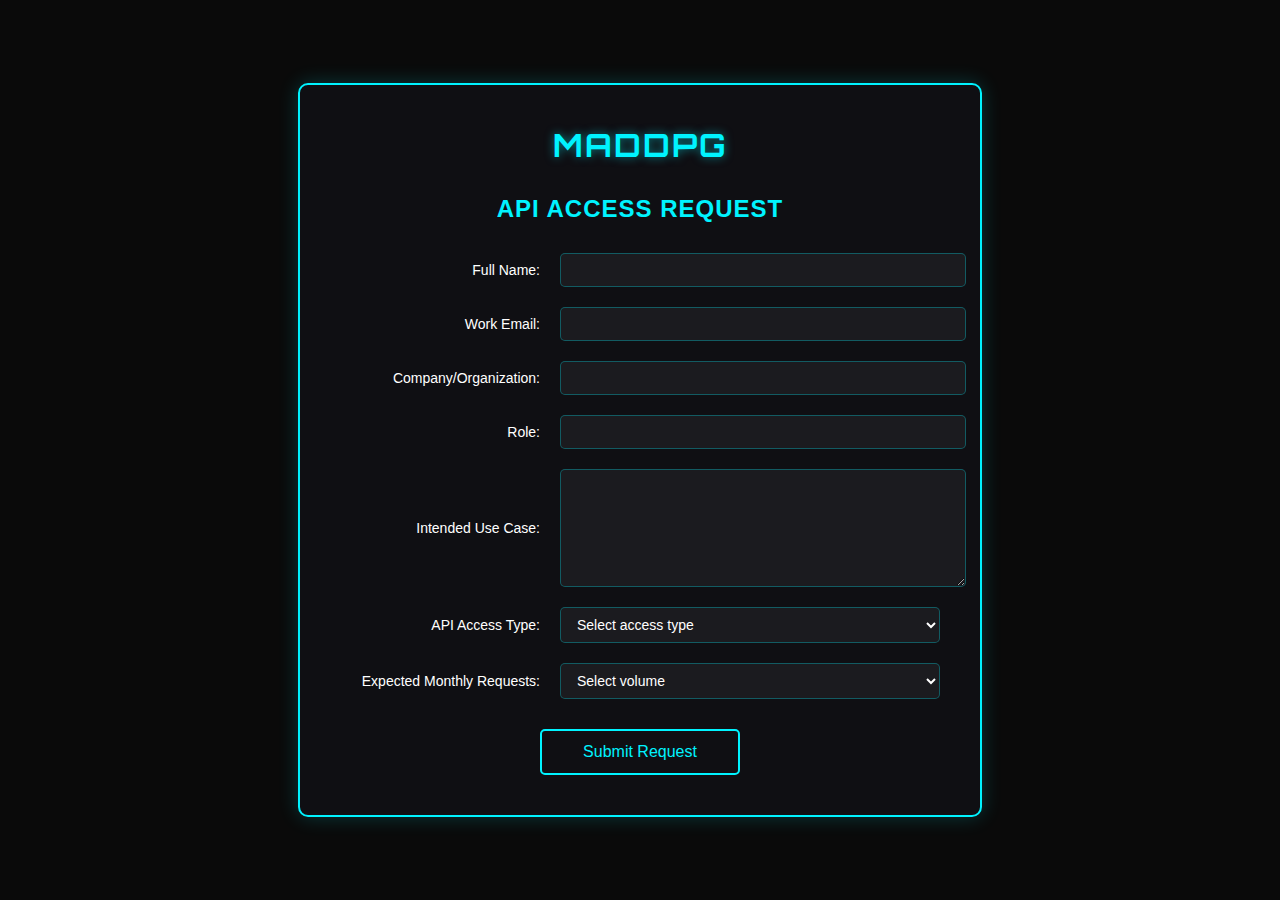
<file: api-access.html>
<!DOCTYPE html>
<html lang="en">
<head>
    <meta charset="UTF-8">
    <meta name="viewport" content="width=device-width, initial-scale=1.0">
    <title>MADDPG API Access</title>
    <link href="https://fonts.googleapis.com/css2?family=Orbitron:wght@400;500;600;700&display=swap" rel="stylesheet">
    <style>
        :root {
            --neon-blue: #00f3ff;
        }

        body {
            margin: 0;
            padding: 0;
            background: #0a0a0a;
            font-family: 'Arial', sans-serif;
            min-height: 100vh;
            display: flex;
            flex-direction: column;
        }

        .form-container {
            flex: 1;
            display: flex;
            justify-content: center;
            align-items: center;
            padding: 40px 20px;
        }

        .form-box {
            background: rgba(16, 16, 20, 0.95);
            border: 2px solid var(--neon-blue);
            border-radius: 10px;
            padding: 40px;
            width: 100%;
            max-width: 600px;
            box-shadow: 0 0 20px rgba(0, 243, 255, 0.2);
        }

        /* Logo Styles */
        .logo-container {
            text-align: center;
            margin-bottom: 30px;
        }

        .logo-link {
            text-decoration: none;
            display: inline-block;
        }

        .logo-text {
            color: var(--neon-blue);
            font-family: 'Orbitron', sans-serif;
            font-size: 32px;
            font-weight: bold;
            text-transform: uppercase;
            letter-spacing: 2px;
            text-shadow: 0 0 10px rgba(0, 243, 255, 0.5);
            transition: all 0.3s ease;
        }

        .logo-text:hover {
            text-shadow: 0 0 20px rgba(0, 243, 255, 0.8);
            transform: scale(1.05);
        }

        .form-box h1 {
            color: var(--neon-blue);
            text-align: center;
            margin-bottom: 30px;
            font-size: 24px;
            text-transform: uppercase;
            letter-spacing: 1px;
        }

        .input-group {
            margin-bottom: 20px;
            display: grid;
            grid-template-columns: 200px 1fr;
            align-items: center;
            gap: 20px;
        }

        .input-group label {
            color: #fff;
            font-size: 14px;
            text-align: right;
        }

        .input-group input,
        .input-group select,
        .input-group textarea {
            background: rgba(255, 255, 255, 0.05);
            border: 1px solid rgba(0, 243, 255, 0.3);
            border-radius: 5px;
            padding: 8px 12px;
            color: #fff;
            font-size: 14px;
            width: 100%;
            transition: all 0.3s ease;
        }

        /* Select Dropdown Styles */
        .input-group select {
            cursor: pointer;
        }

        .input-group select option {
            background: #1a1a1a;
            color: #fff;
            padding: 8px;
        }

        .input-group select option[value=""] {
            color: #666;
        }

        .input-group select option:hover,
        .input-group select option:focus {
            background: #2a2a2a;
        }

        .input-group select option:checked {
            background: var(--neon-blue);
            color: #000;
        }

        .input-group input:focus,
        .input-group select:focus,
        .input-group textarea:focus {
            outline: none;
            border-color: var(--neon-blue);
            box-shadow: 0 0 10px rgba(0, 243, 255, 0.2);
        }

        .input-group textarea {
            resize: vertical;
            min-height: 100px;
        }

        button[type="submit"] {
            background: transparent;
            border: 2px solid var(--neon-blue);
            color: var(--neon-blue);
            padding: 12px 30px;
            font-size: 16px;
            border-radius: 5px;
            cursor: pointer;
            transition: all 0.3s ease;
            display: block;
            margin: 30px auto 0;
            width: 200px;
        }

        button[type="submit"]:hover {
            background: var(--neon-blue);
            color: #000;
            box-shadow: 0 0 15px rgba(0, 243, 255, 0.4);
        }

        @media (max-width: 768px) {
            .input-group {
                grid-template-columns: 1fr;
                gap: 8px;
            }

            .input-group label {
                text-align: left;
            }

            .form-box {
                padding: 30px 20px;
            }
        }
    </style>
</head>
<body>
    <div class="form-container">
        <div class="form-box">
            <div class="logo-container">
                <a href="index.html" class="logo-link">
                    <div class="logo-text">MADDPG</div>
                </a>
            </div>
            
            <h1>API Access Request</h1>
            
            <form id="apiAccessForm">
                <div class="input-group">
                    <label for="name">Full Name:</label>
                    <input type="text" id="name" name="name" required>
                </div>

                <div class="input-group">
                    <label for="email">Work Email:</label>
                    <input type="email" id="email" name="email" required>
                </div>

                <div class="input-group">
                    <label for="company">Company/Organization:</label>
                    <input type="text" id="company" name="company" required>
                </div>

                <div class="input-group">
                    <label for="role">Role:</label>
                    <input type="text" id="role" name="role" required>
                </div>

                <div class="input-group">
                    <label for="useCase">Intended Use Case:</label>
                    <textarea id="useCase" name="useCase" rows="4" required></textarea>
                </div>

                <div class="input-group">
                    <label for="apiType">API Access Type:</label>
                    <select id="apiType" name="apiType" required>
                        <option value="">Select access type</option>
                        <option value="development">Development</option>
                        <option value="production">Production</option>
                        <option value="enterprise">Enterprise</option>
                    </select>
                </div>

                <div class="input-group">
                    <label for="expectedVolume">Expected Monthly Requests:</label>
                    <select id="expectedVolume" name="expectedVolume" required>
                        <option value="">Select volume</option>
                        <option value="low">< 10,000 requests</option>
                        <option value="medium">10,000 - 100,000 requests</option>
                        <option value="high">100,000+ requests</option>
                    </select>
                </div>

                <button type="submit">Submit Request</button>
            </form>
        </div>
    </div>
</body>
</html>
</file>
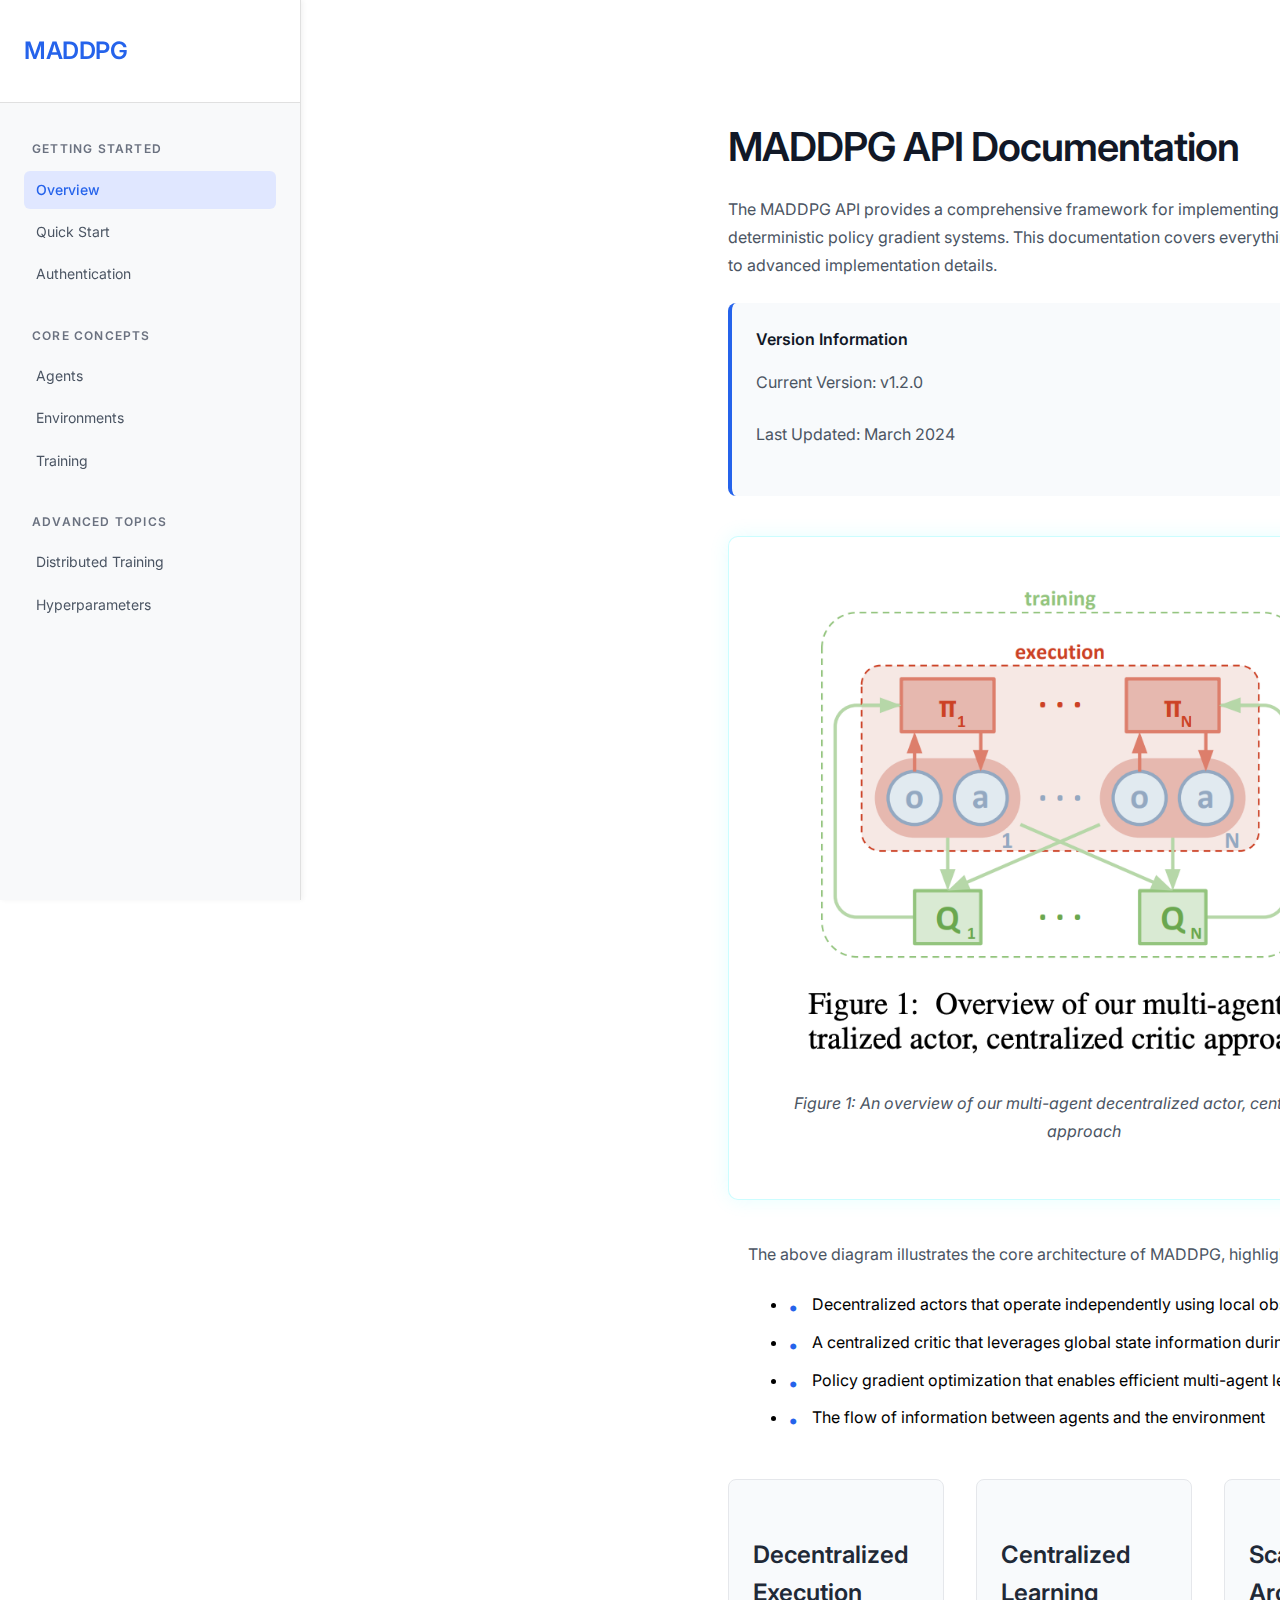
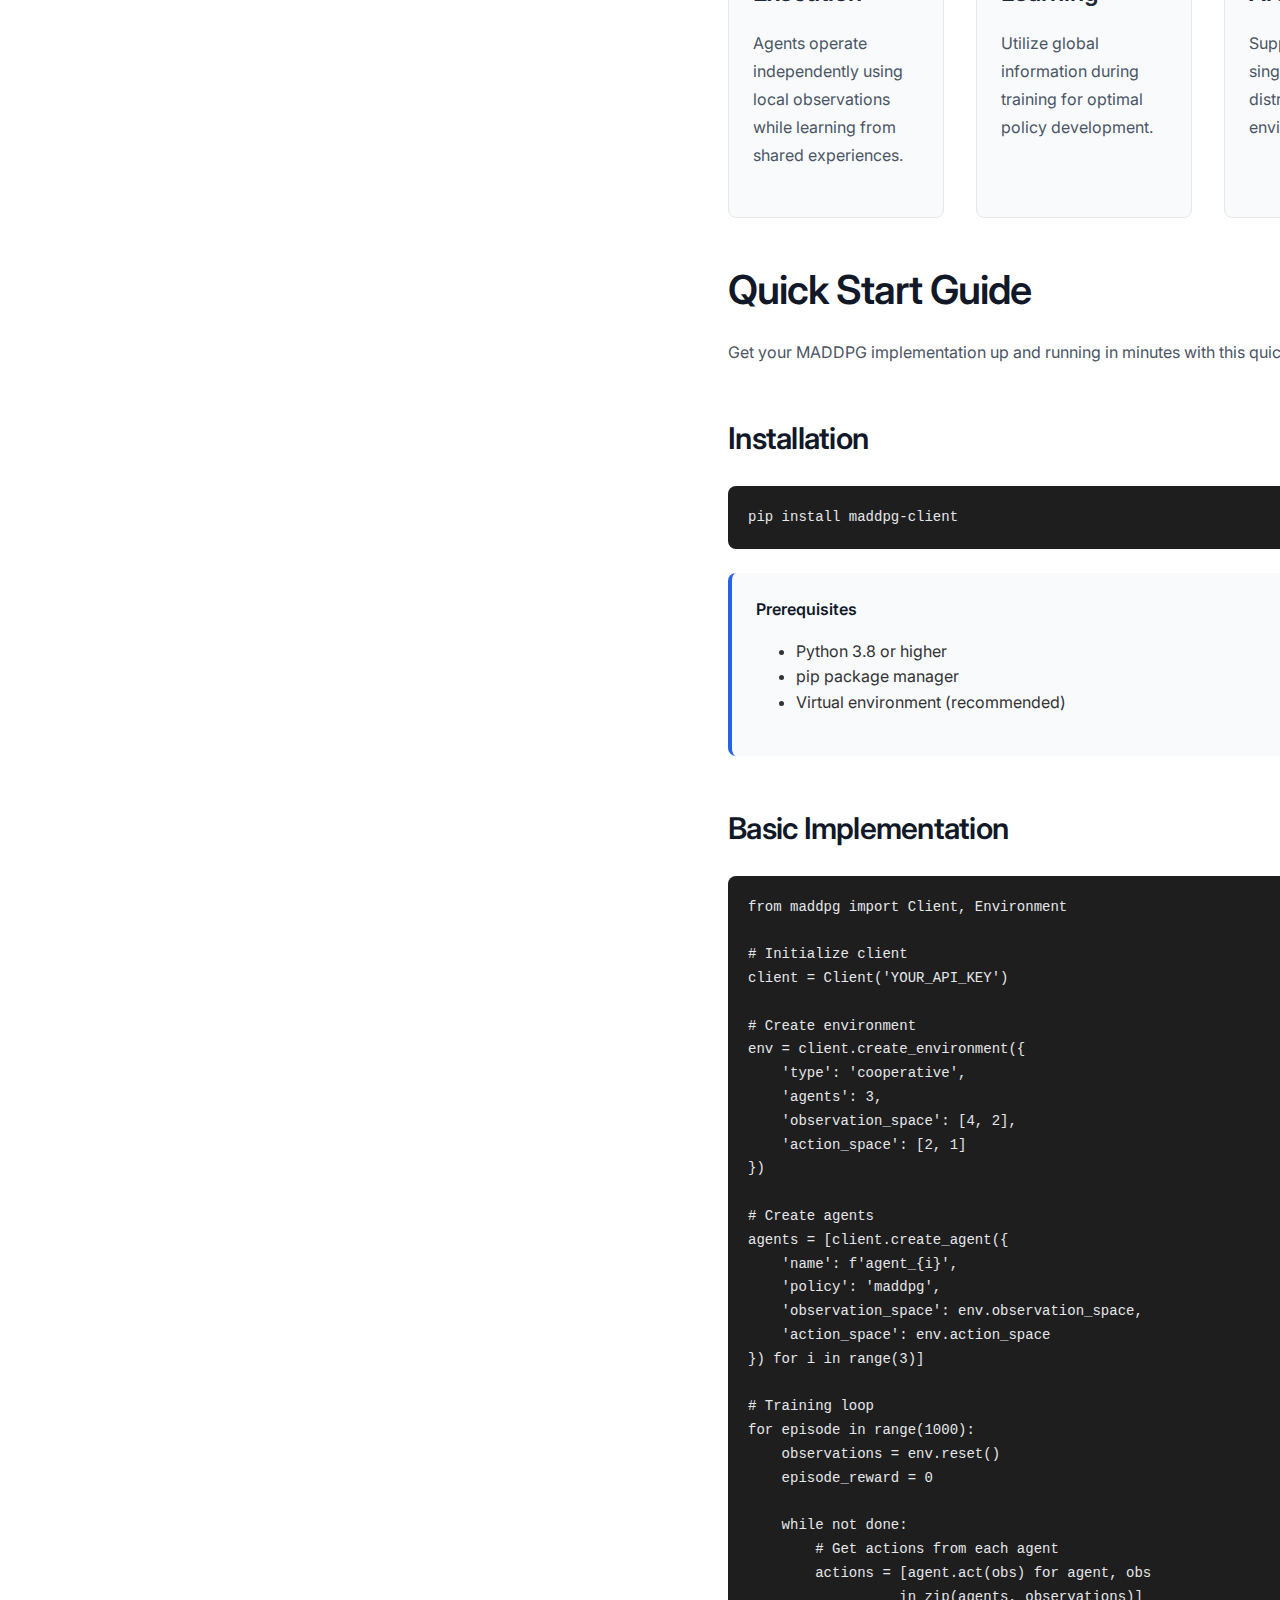
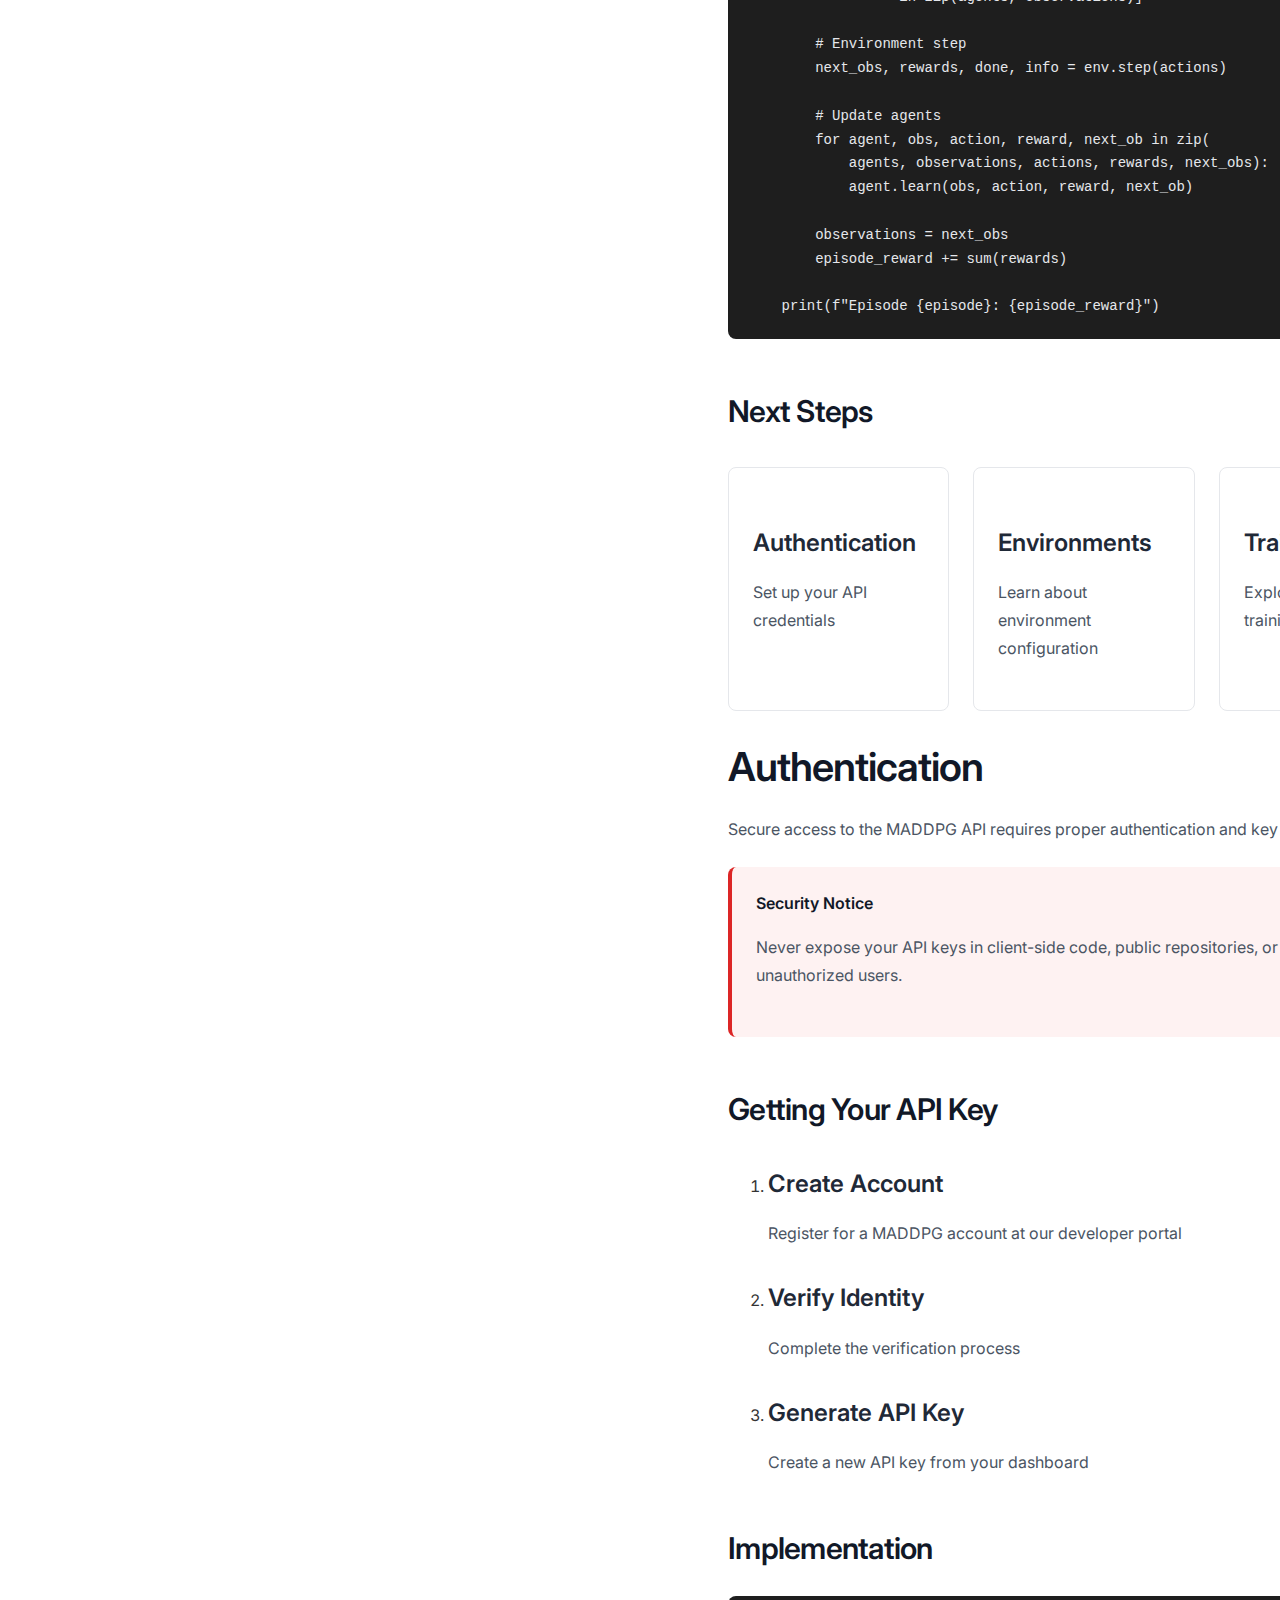
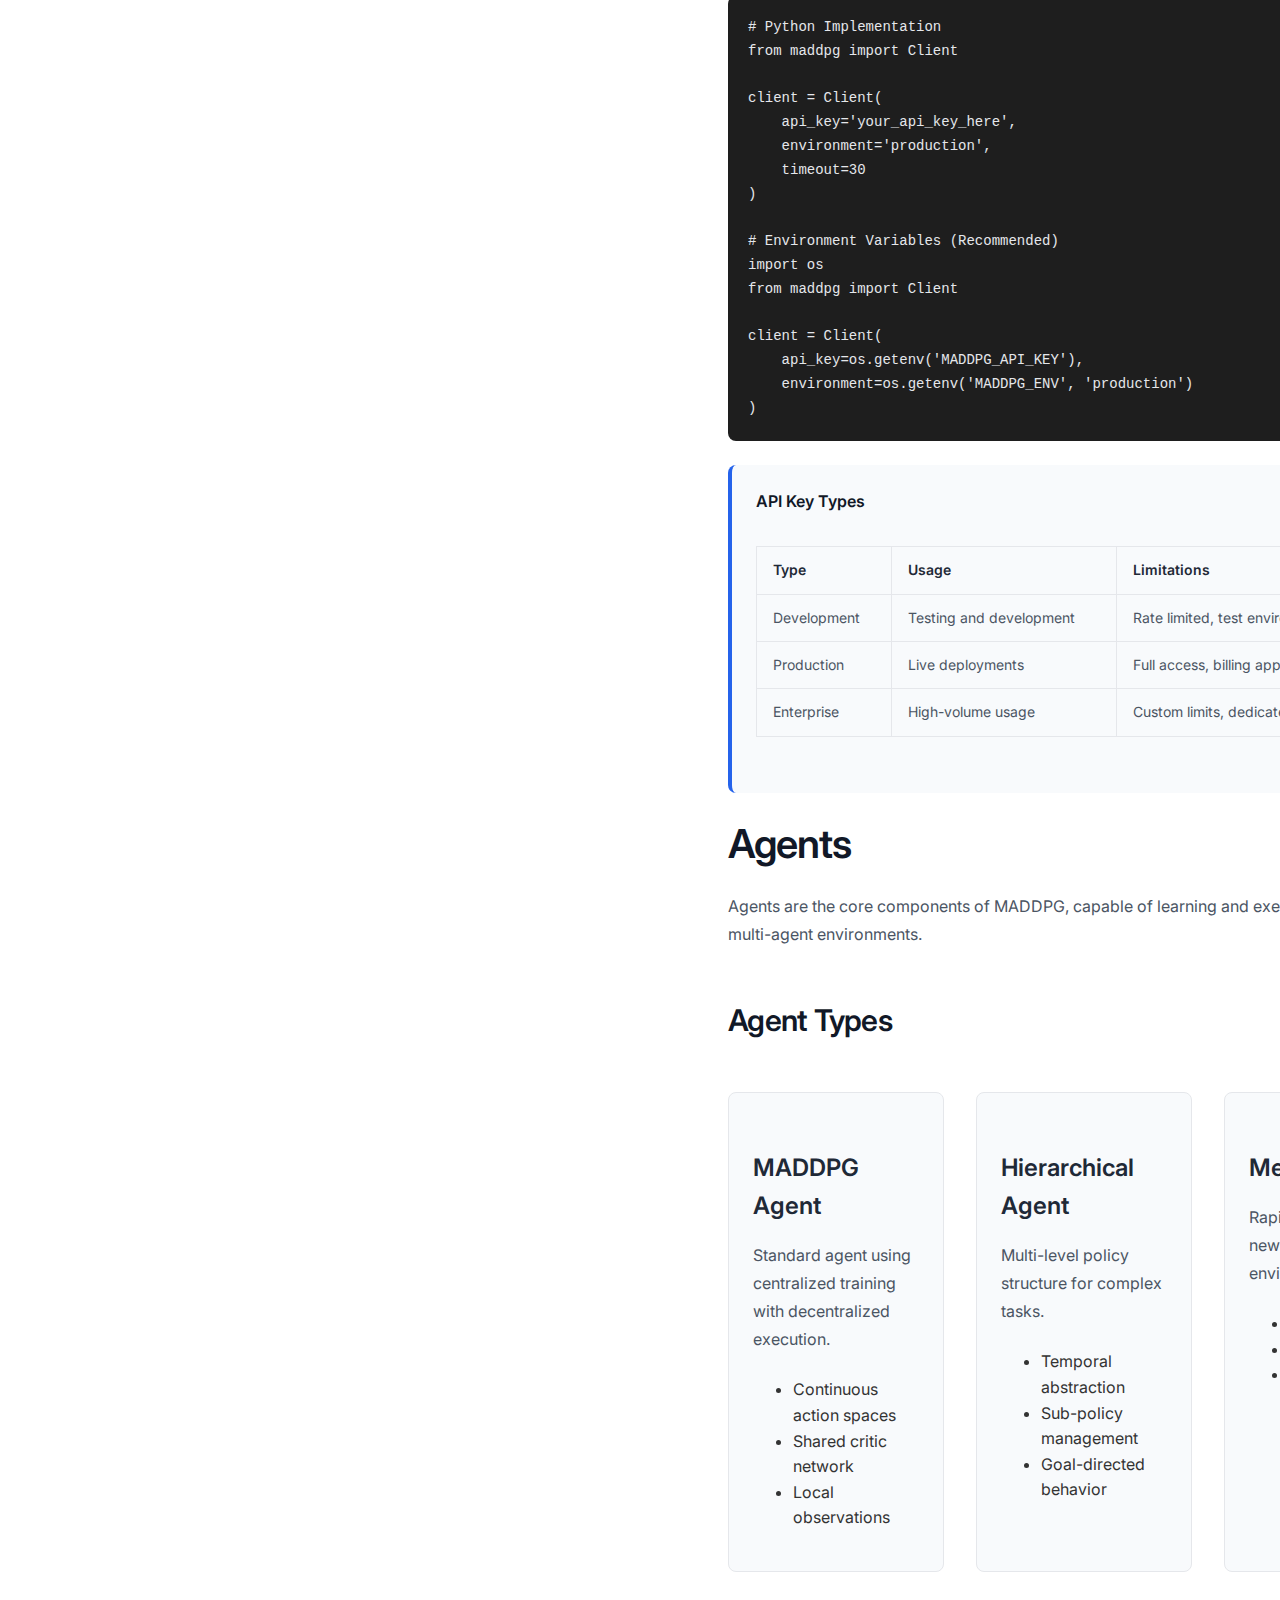
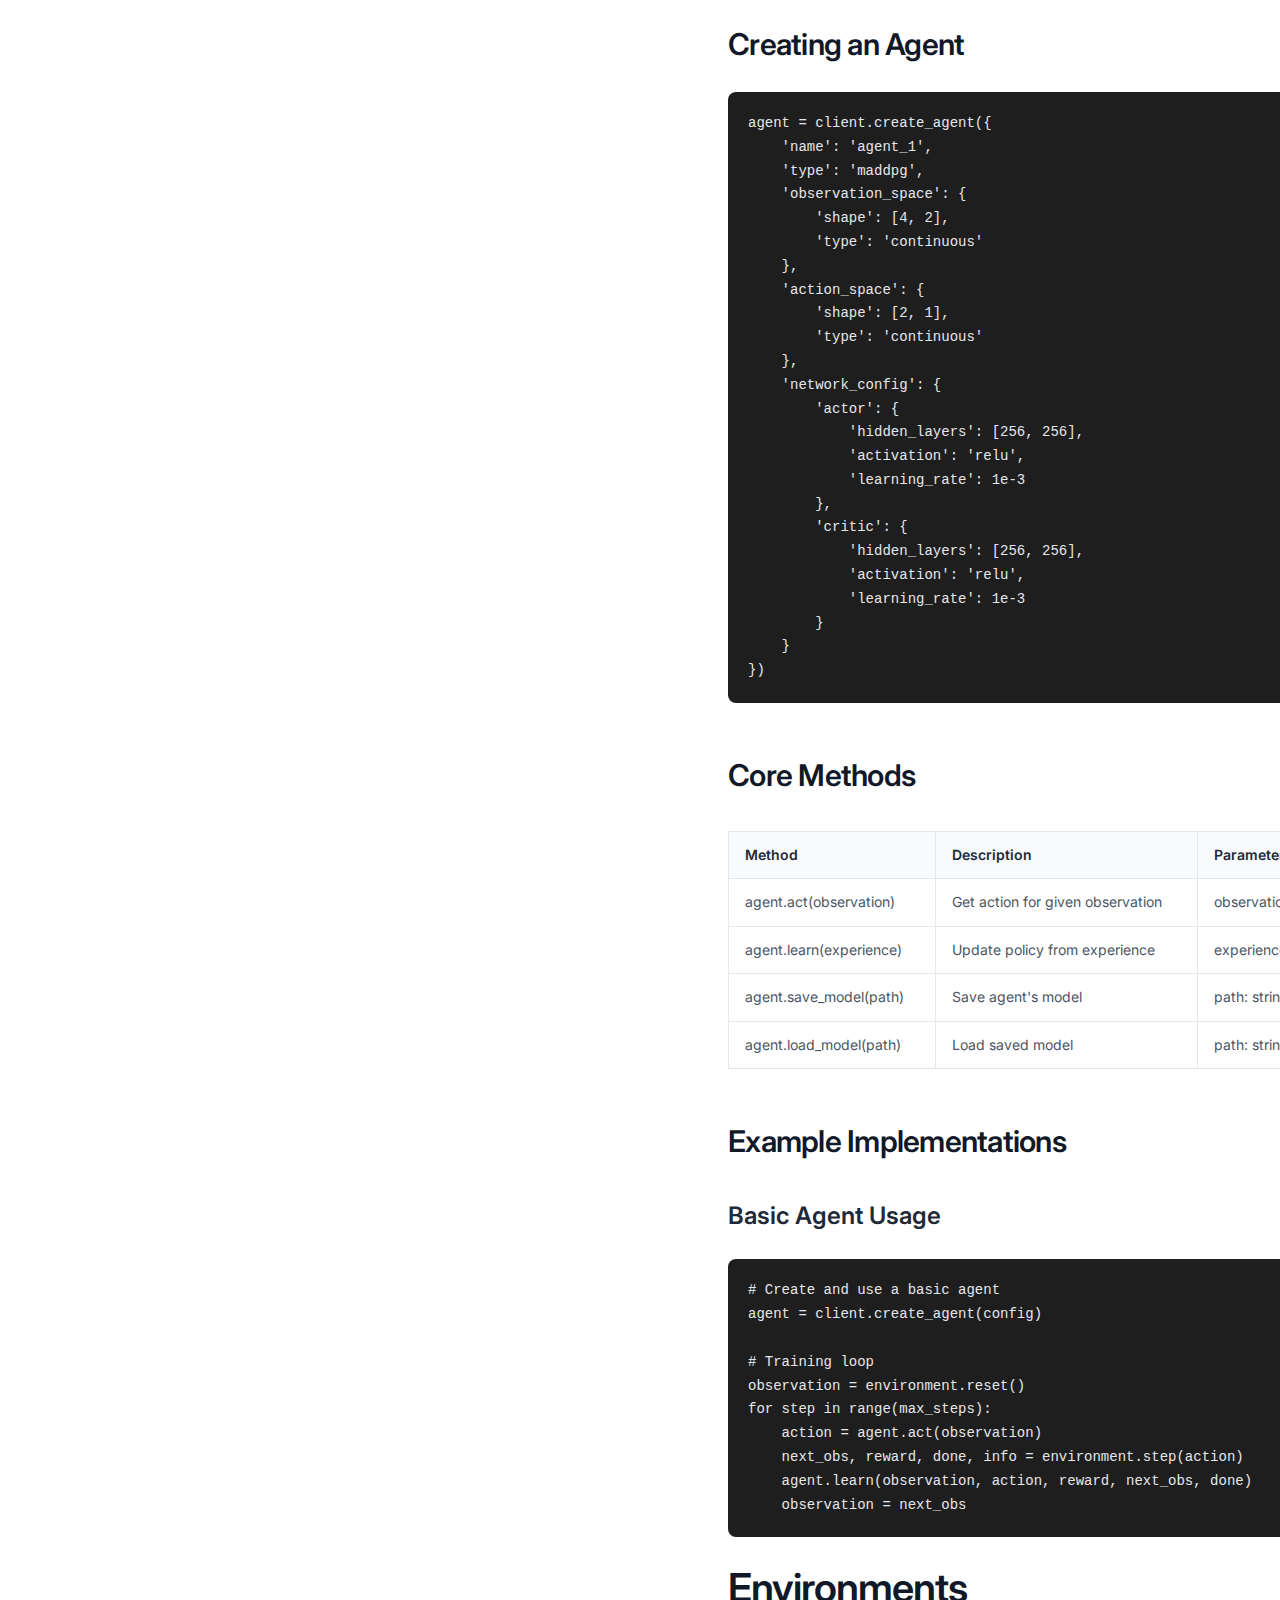
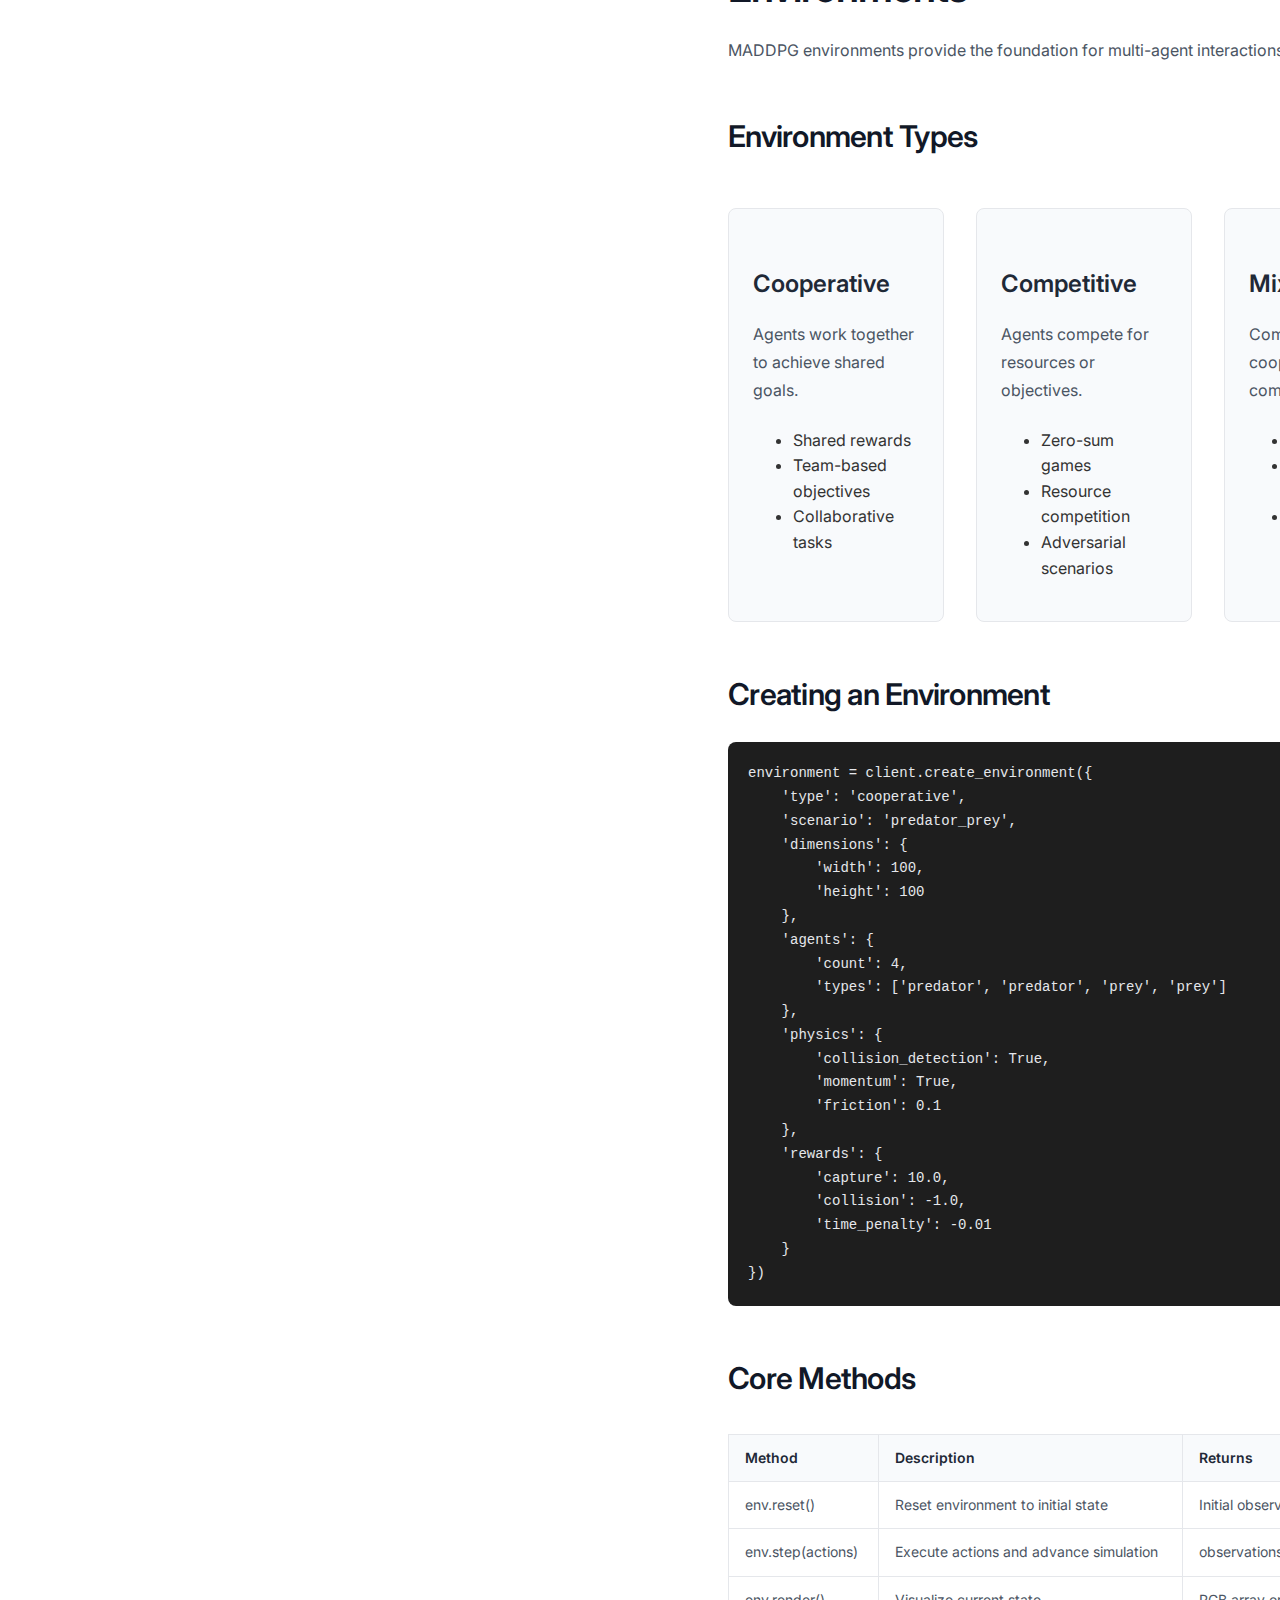
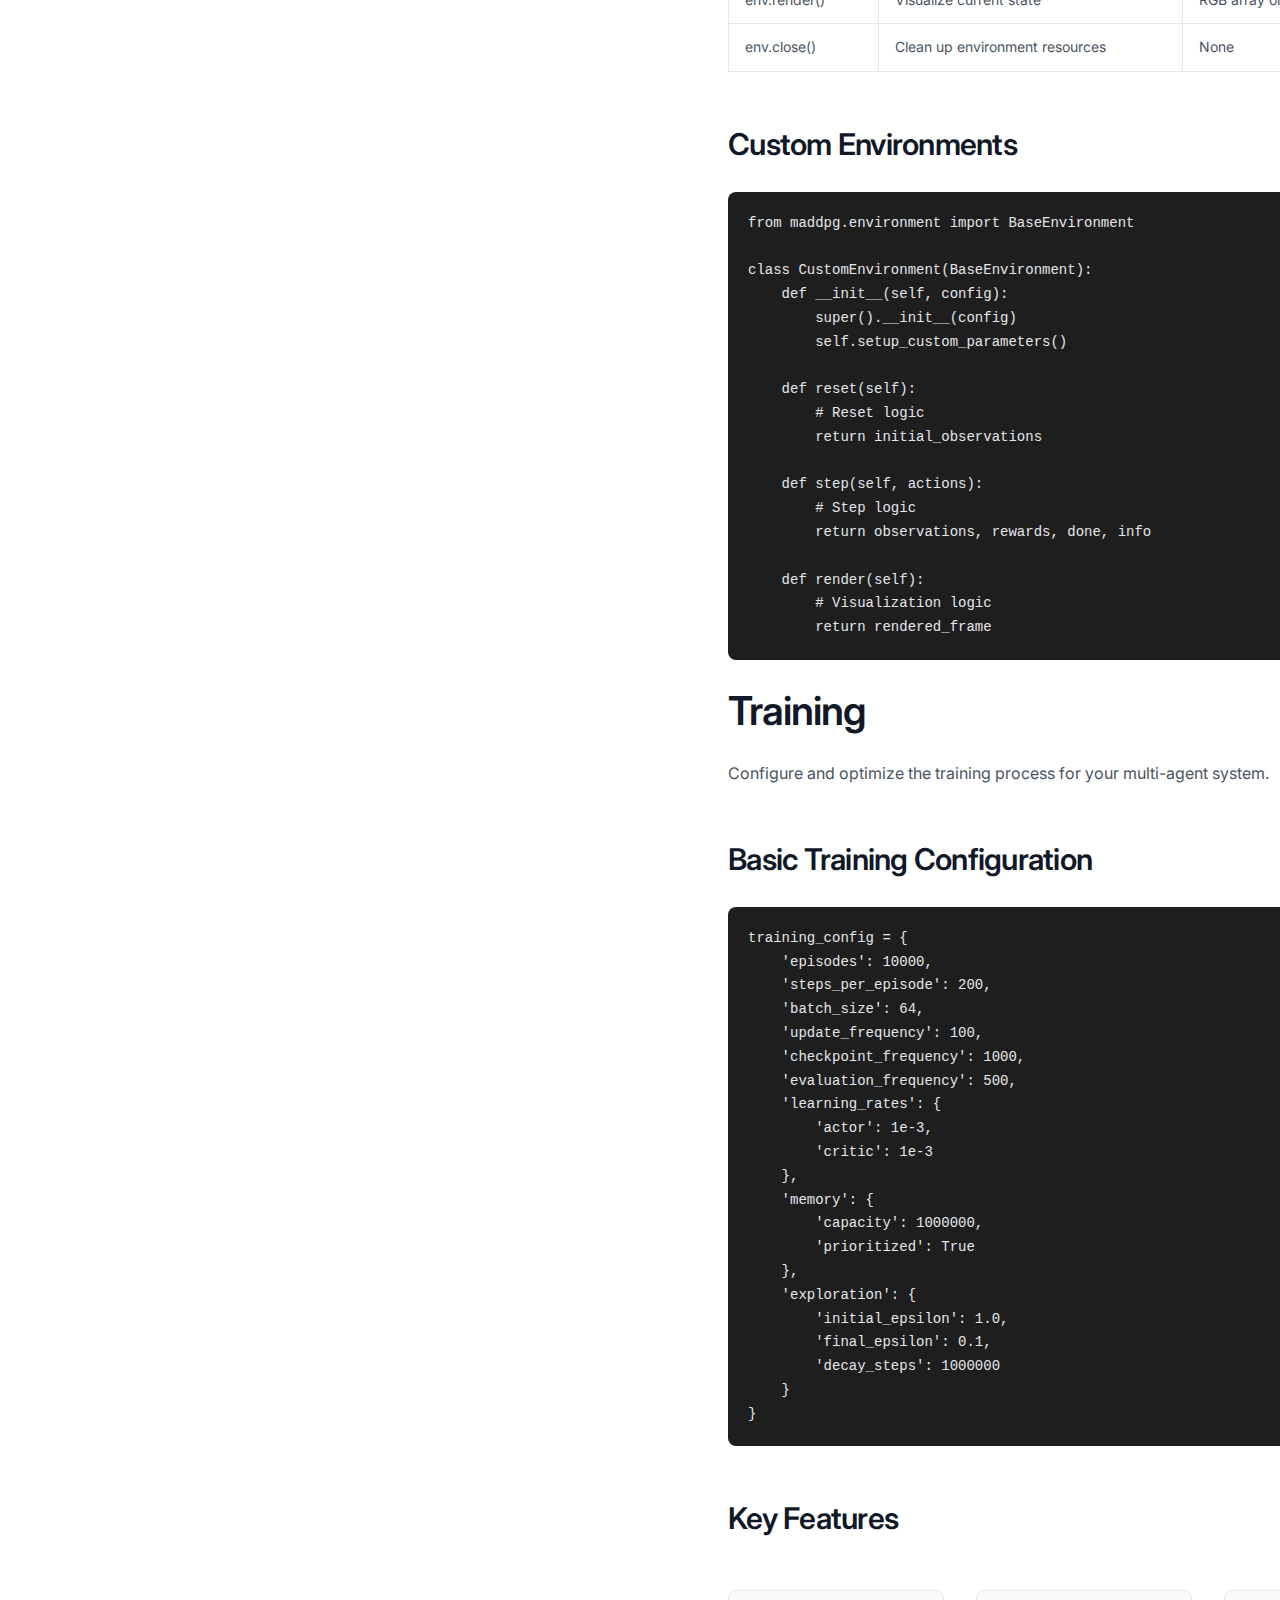
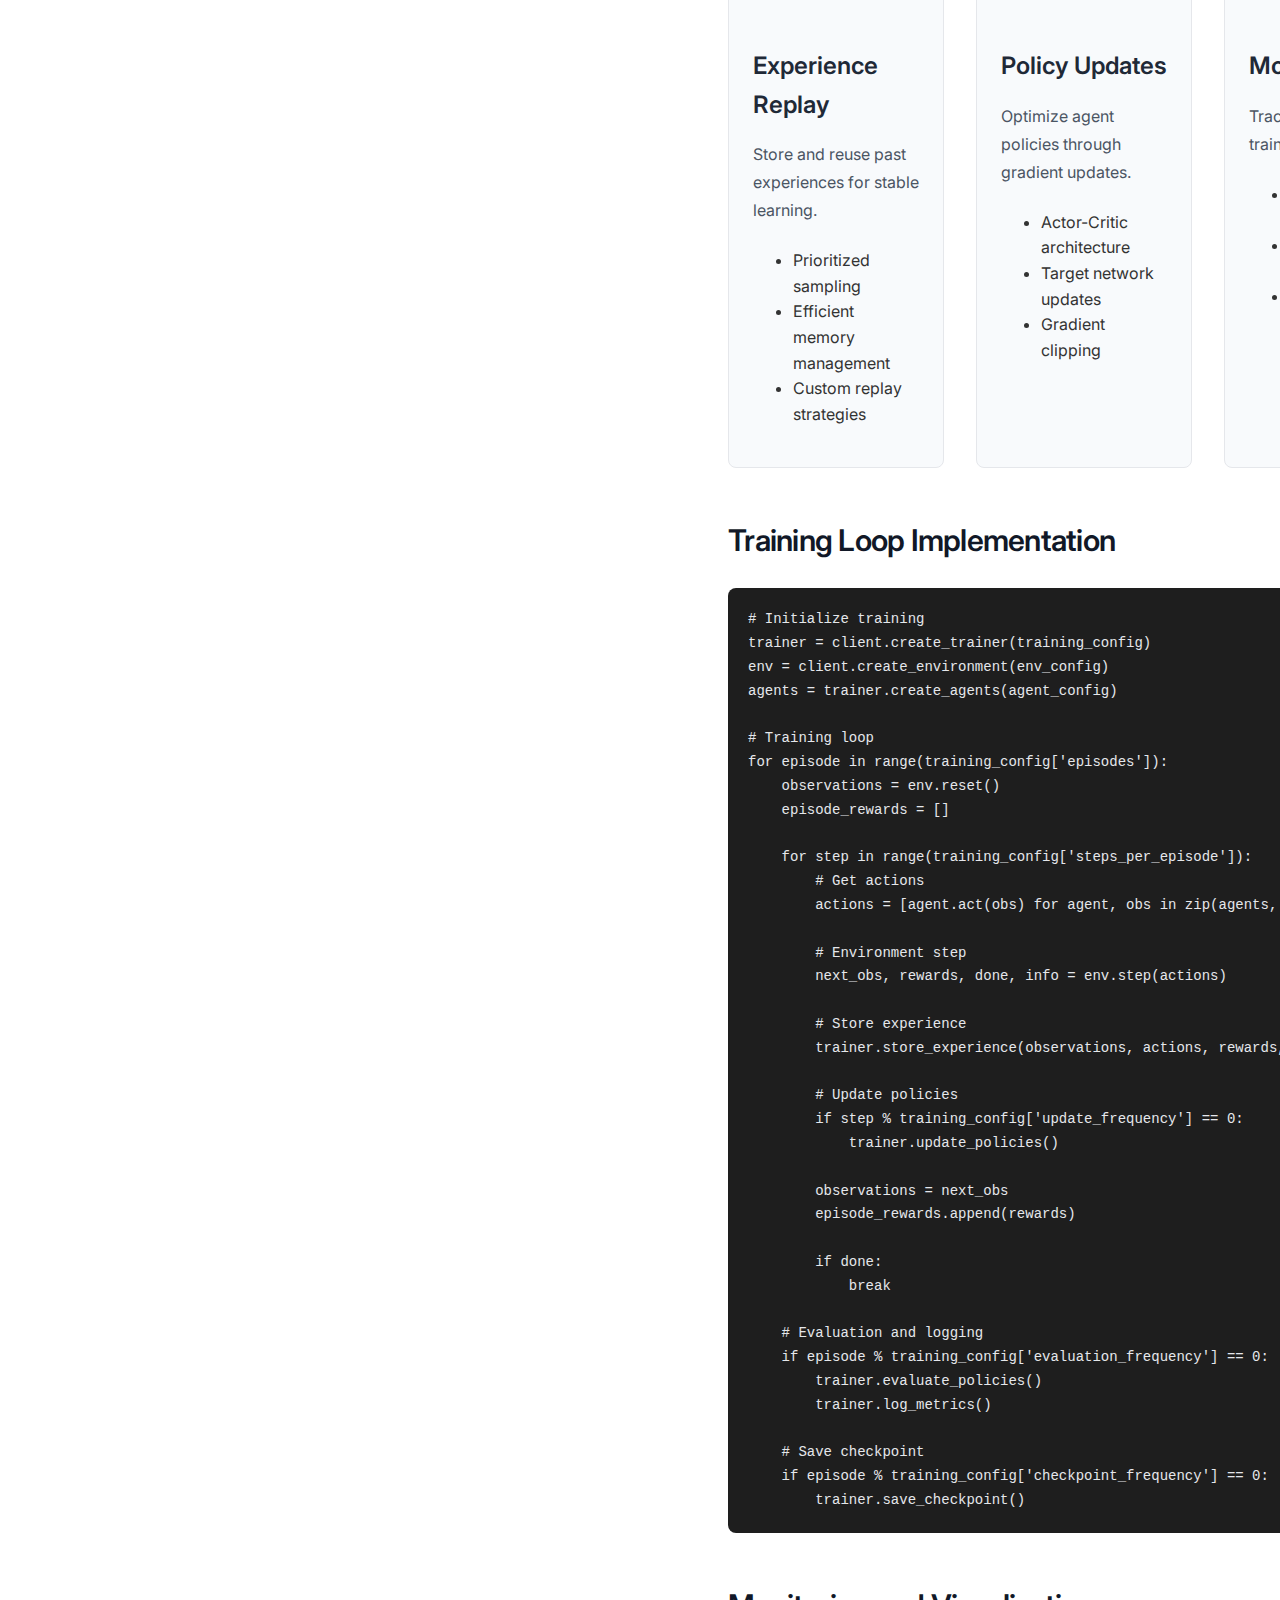
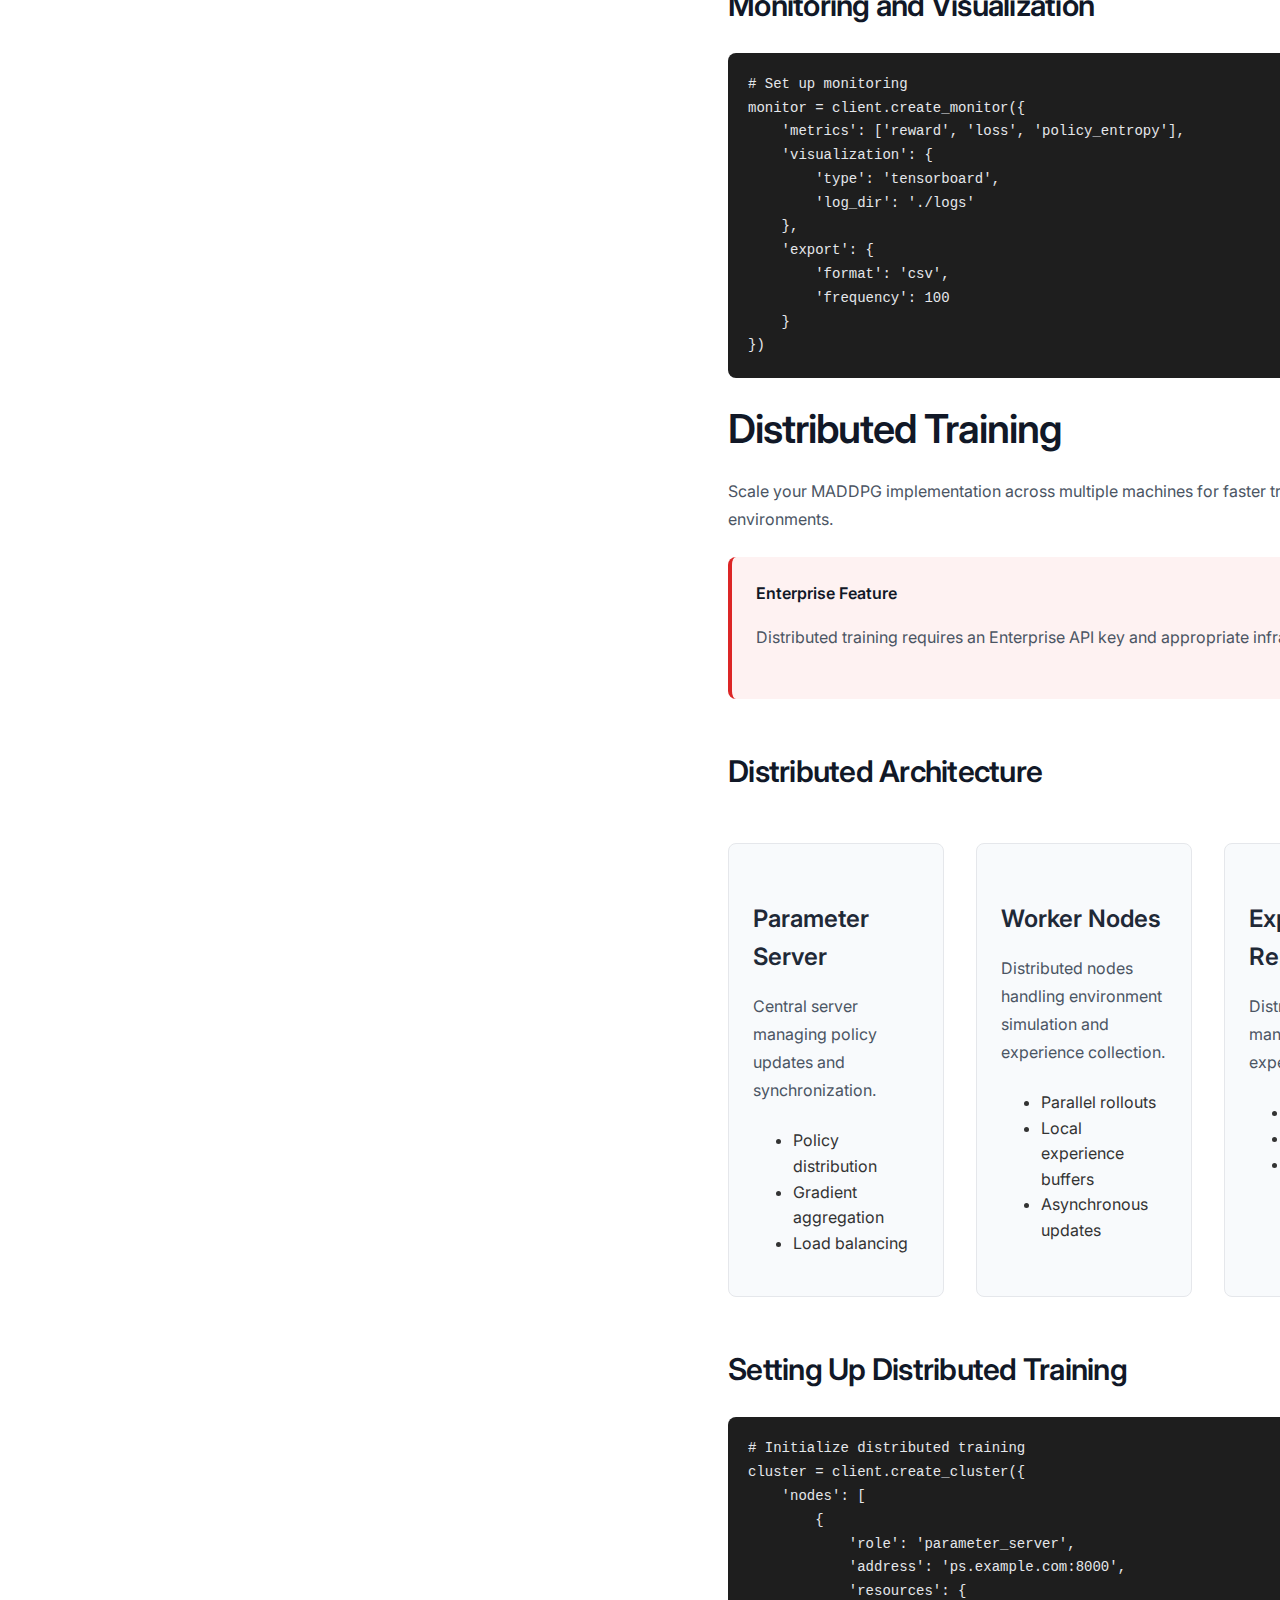
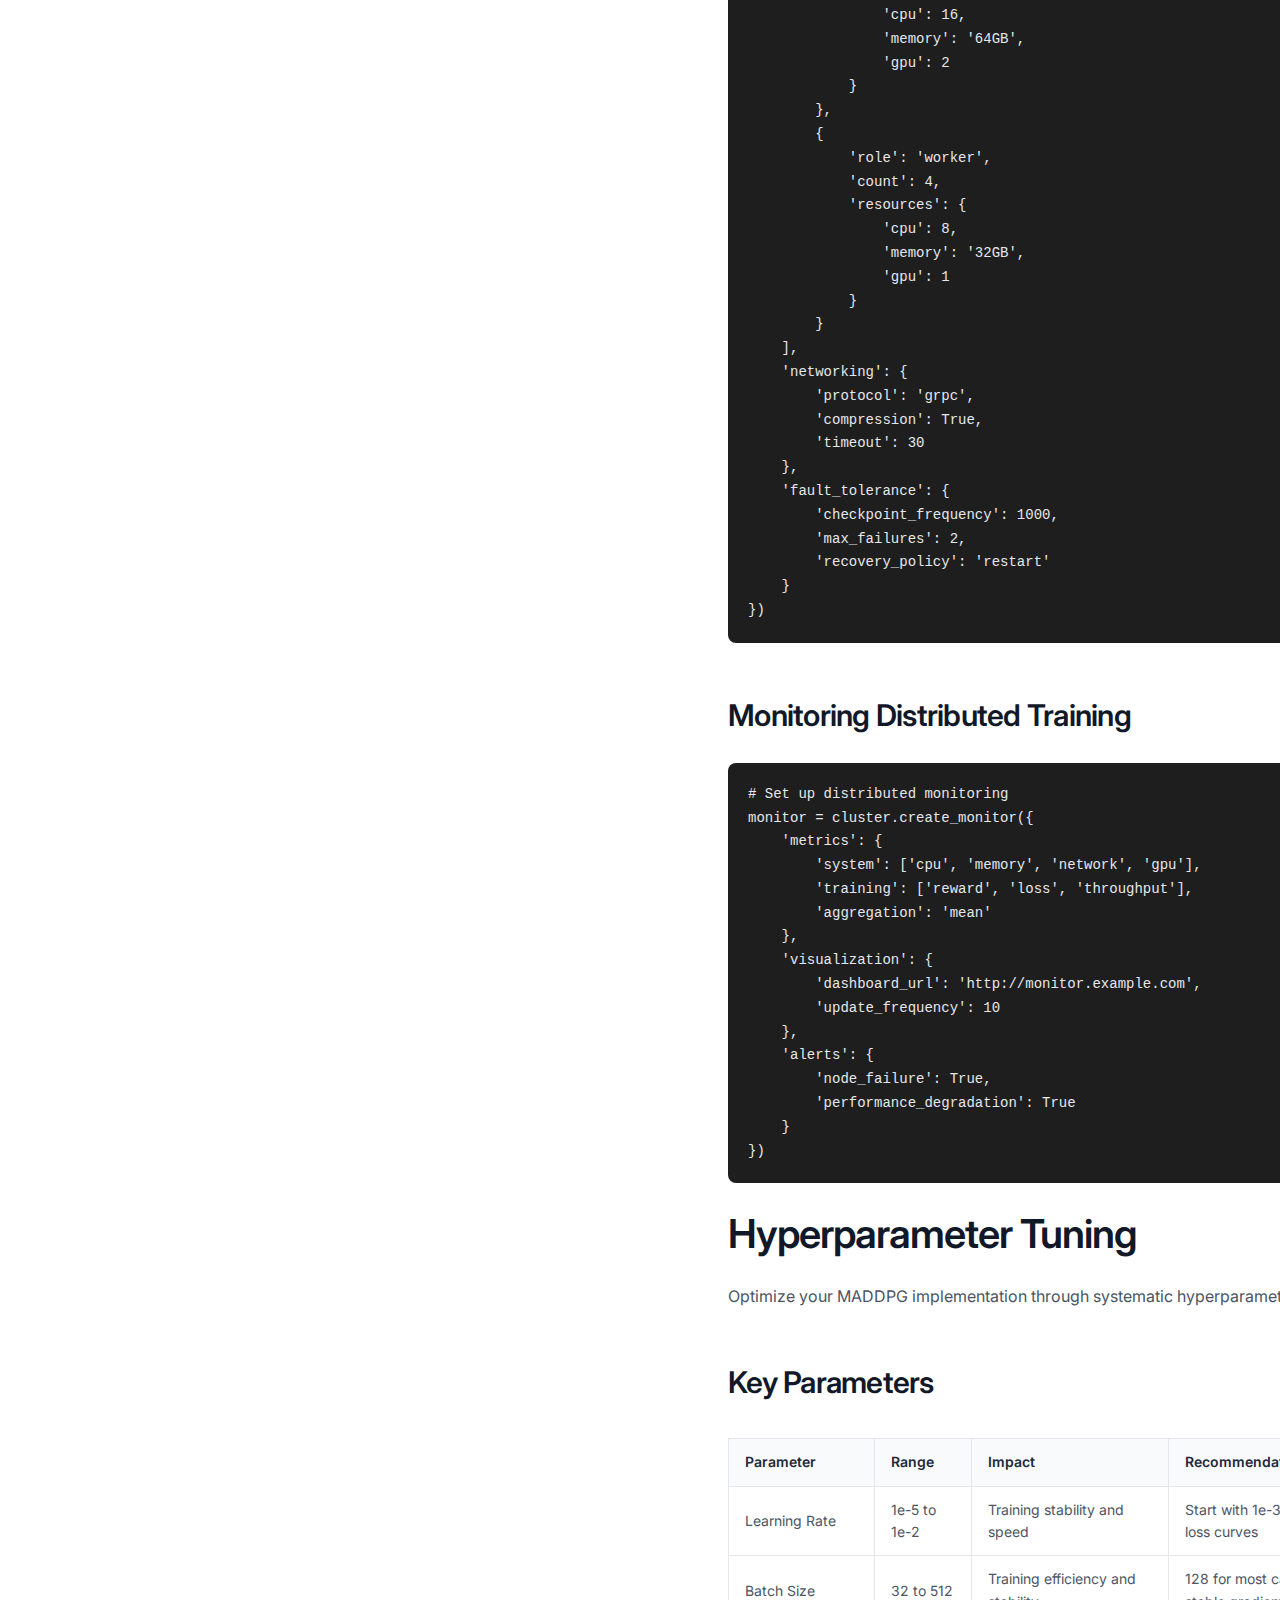
<file: whitepaper.html>
<!DOCTYPE html>
<html lang="en">
<head>
    <meta charset="UTF-8">
    <meta name="viewport" content="width=device-width, initial-scale=1.0">
    <title>MADDPG Whitepaper</title>
    <link rel="stylesheet" href="css/whitepaper-styles.css">
    <link href="https://fonts.googleapis.com/css2?family=Inter:wght@400;500;600&display=swap" rel="stylesheet">
</head>
<body class="api-body">
    <div class="api-container">
        <aside class="api-sidebar">
            <div class="sidebar-header">
                <a href="index.html" class="logo">MADDPG</a>
            </div>
            <nav class="api-nav">
                <div class="nav-group">
                    <h3>Getting Started</h3>
                    <a href="#overview" class="nav-link active">Overview</a>
                    <a href="#quickstart" class="nav-link">Quick Start</a>
                    <a href="#authentication" class="nav-link">Authentication</a>
                </div>
                <div class="nav-group">
                    <h3>Core Concepts</h3>
                    <a href="#agents" class="nav-link">Agents</a>
                    <a href="#environments" class="nav-link">Environments</a>
                    <a href="#training" class="nav-link">Training</a>
                </div>
                <div class="nav-group">
                    <h3>Advanced Topics</h3>
                    <a href="#distributed-training" class="nav-link">Distributed Training</a>
                    <a href="#hyperparameters" class="nav-link">Hyperparameters</a>
                </div>
            </nav>
        </aside>

        <main class="api-content">
            <!-- All sections from previous messages go here -->
            <!DOCTYPE html>
<html lang="en">
<!-- Head section remains the same -->

<body class="api-body">
    <div class="api-container">
        <!-- Sidebar remains the same -->

        <main class="api-content">
            <!-- Overview Section -->
            <section id="overview" class="section-container">
                <h1>MADDPG API Documentation</h1>
                <p class="intro">The MADDPG API provides a comprehensive framework for implementing multi-agent deep deterministic policy gradient systems. This documentation covers everything from basic setup to advanced implementation details.</p>
                
                <div class="info-box">
                    <h4>Version Information</h4>
                    <p>Current Version: v1.2.0</p>
                    <p>Last Updated: March 2024</p>
                </div>

                <div class="diagram-container">
                    <img src="images/MADDPG.png" alt="MADDPG Architecture Diagram" class="architecture-diagram">
                    <div class="diagram-caption">
                        <p>Figure 1: An overview of our multi-agent decentralized actor, centralized critic approach</p>
                    </div>
                </div>
                
                <div class="diagram-description">
                    <p>The above diagram illustrates the core architecture of MADDPG, highlighting:</p>
                    <ul>
                        <li>Decentralized actors that operate independently using local observations</li>
                        <li>A centralized critic that leverages global state information during training</li>
                        <li>Policy gradient optimization that enables efficient multi-agent learning</li>
                        <li>The flow of information between agents and the environment</li>
                    </ul>
                </div>

                <div class="feature-grid">
                    <div class="feature-card">
                        <h3>Decentralized Execution</h3>
                        <p>Agents operate independently using local observations while learning from shared experiences.</p>
                    </div>
                    <div class="feature-card">
                        <h3>Centralized Learning</h3>
                        <p>Utilize global information during training for optimal policy development.</p>
                    </div>
                    <div class="feature-card">
                        <h3>Scalable Architecture</h3>
                        <p>Support for both single-machine and distributed training environments.</p>
                    </div>
                </div>

                <!-- System Requirements and Compatibility sections as shown in previous message -->
            </section>

            <!-- Quick Start Section -->
            <section id="quickstart" class="section-container">
                <h1>Quick Start Guide</h1>
                <p class="intro">Get your MADDPG implementation up and running in minutes with this quick start guide.</p>

                <div class="installation-steps">
                    <h2>Installation</h2>
                    <div class="code-block">
                        <pre><code>pip install maddpg-client</code></pre>
                    </div>
                    
                    <div class="info-box">
                        <h4>Prerequisites</h4>
                        <ul>
                            <li>Python 3.8 or higher</li>
                            <li>pip package manager</li>
                            <li>Virtual environment (recommended)</li>
                        </ul>
                    </div>
                </div>

                <div class="basic-usage">
                    <h2>Basic Implementation</h2>
                    <div class="code-block">
                        <pre><code>from maddpg import Client, Environment

# Initialize client
client = Client('YOUR_API_KEY')

# Create environment
env = client.create_environment({
    'type': 'cooperative',
    'agents': 3,
    'observation_space': [4, 2],
    'action_space': [2, 1]
})

# Create agents
agents = [client.create_agent({
    'name': f'agent_{i}',
    'policy': 'maddpg',
    'observation_space': env.observation_space,
    'action_space': env.action_space
}) for i in range(3)]

# Training loop
for episode in range(1000):
    observations = env.reset()
    episode_reward = 0
    
    while not done:
        # Get actions from each agent
        actions = [agent.act(obs) for agent, obs 
                  in zip(agents, observations)]
        
        # Environment step
        next_obs, rewards, done, info = env.step(actions)
        
        # Update agents
        for agent, obs, action, reward, next_ob in zip(
            agents, observations, actions, rewards, next_obs):
            agent.learn(obs, action, reward, next_ob)
        
        observations = next_obs
        episode_reward += sum(rewards)
    
    print(f"Episode {episode}: {episode_reward}")</code></pre>
                    </div>
                </div>

                <div class="next-steps">
                    <h2>Next Steps</h2>
                    <div class="next-steps-grid">
                        <a href="#authentication" class="next-step-card">
                            <h3>Authentication</h3>
                            <p>Set up your API credentials</p>
                        </a>
                        <a href="#environments" class="next-step-card">
                            <h3>Environments</h3>
                            <p>Learn about environment configuration</p>
                        </a>
                        <a href="#training" class="next-step-card">
                            <h3>Training</h3>
                            <p>Explore advanced training options</p>
                        </a>
                    </div>
                </div>
            </section>
<section id="authentication" class="section-container">
    <h1>Authentication</h1>
    <p class="intro">Secure access to the MADDPG API requires proper authentication and key management.</p>

    <div class="warning-box">
        <h4>Security Notice</h4>
        <p>Never expose your API keys in client-side code, public repositories, or share them with unauthorized users.</p>
    </div>

    <div class="auth-steps">
        <h2>Getting Your API Key</h2>
        <ol class="numbered-steps">
            <li>
                <h3>Create Account</h3>
                <p>Register for a MADDPG account at our developer portal</p>
            </li>
            <li>
                <h3>Verify Identity</h3>
                <p>Complete the verification process</p>
            </li>
            <li>
                <h3>Generate API Key</h3>
                <p>Create a new API key from your dashboard</p>
            </li>
        </ol>
    </div>

    <div class="implementation-guide">
        <h2>Implementation</h2>
        <div class="code-block">
            <pre><code># Python Implementation
from maddpg import Client

client = Client(
    api_key='your_api_key_here',
    environment='production',
    timeout=30
)

# Environment Variables (Recommended)
import os
from maddpg import Client

client = Client(
    api_key=os.getenv('MADDPG_API_KEY'),
    environment=os.getenv('MADDPG_ENV', 'production')
)</code></pre>
        </div>

        <div class="info-box">
            <h4>API Key Types</h4>
            <table class="api-table">
                <tr>
                    <th>Type</th>
                    <th>Usage</th>
                    <th>Limitations</th>
                </tr>
                <tr>
                    <td>Development</td>
                    <td>Testing and development</td>
                    <td>Rate limited, test environments only</td>
                </tr>
                <tr>
                    <td>Production</td>
                    <td>Live deployments</td>
                    <td>Full access, billing applies</td>
                </tr>
                <tr>
                    <td>Enterprise</td>
                    <td>High-volume usage</td>
                    <td>Custom limits, dedicated support</td>
                </tr>
            </table>
        </div>
    </div>
</section>

<!-- Agents Section -->
<section id="agents" class="section-container">
    <h1>Agents</h1>
    <p class="intro">Agents are the core components of MADDPG, capable of learning and executing policies in multi-agent environments.</p>

    <div class="agent-types">
        <h2>Agent Types</h2>
        <div class="feature-grid">
            <div class="feature-card">
                <h3>MADDPG Agent</h3>
                <p>Standard agent using centralized training with decentralized execution.</p>
                <ul class="feature-list">
                    <li>Continuous action spaces</li>
                    <li>Shared critic network</li>
                    <li>Local observations</li>
                </ul>
            </div>
            <div class="feature-card">
                <h3>Hierarchical Agent</h3>
                <p>Multi-level policy structure for complex tasks.</p>
                <ul class="feature-list">
                    <li>Temporal abstraction</li>
                    <li>Sub-policy management</li>
                    <li>Goal-directed behavior</li>
                </ul>
            </div>
            <div class="feature-card">
                <h3>Meta Agent</h3>
                <p>Rapid adaptation to new tasks and environments.</p>
                <ul class="feature-list">
                    <li>Fast learning</li>
                    <li>Transfer learning</li>
                    <li>Task generalization</li>
                </ul>
            </div>
        </div>
    </div>

    <div class="agent-creation">
        <h2>Creating an Agent</h2>
        <div class="code-block">
            <pre><code>agent = client.create_agent({
    'name': 'agent_1',
    'type': 'maddpg',
    'observation_space': {
        'shape': [4, 2],
        'type': 'continuous'
    },
    'action_space': {
        'shape': [2, 1],
        'type': 'continuous'
    },
    'network_config': {
        'actor': {
            'hidden_layers': [256, 256],
            'activation': 'relu',
            'learning_rate': 1e-3
        },
        'critic': {
            'hidden_layers': [256, 256],
            'activation': 'relu',
            'learning_rate': 1e-3
        }
    }
})</code></pre>
        </div>
    </div>

    <div class="agent-methods">
        <h2>Core Methods</h2>
        <table class="api-table">
            <tr>
                <th>Method</th>
                <th>Description</th>
                <th>Parameters</th>
            </tr>
            <tr>
                <td>agent.act(observation)</td>
                <td>Get action for given observation</td>
                <td>observation: numpy array</td>
            </tr>
            <tr>
                <td>agent.learn(experience)</td>
                <td>Update policy from experience</td>
                <td>experience: Experience tuple</td>
            </tr>
            <tr>
                <td>agent.save_model(path)</td>
                <td>Save agent's model</td>
                <td>path: string</td>
            </tr>
            <tr>
                <td>agent.load_model(path)</td>
                <td>Load saved model</td>
                <td>path: string</td>
            </tr>
        </table>
    </div>

    <div class="example-implementations">
        <h2>Example Implementations</h2>
        <div class="tabs">
            <div class="tab-content">
                <h3>Basic Agent Usage</h3>
                <div class="code-block">
                    <pre><code># Create and use a basic agent
agent = client.create_agent(config)

# Training loop
observation = environment.reset()
for step in range(max_steps):
    action = agent.act(observation)
    next_obs, reward, done, info = environment.step(action)
    agent.learn(observation, action, reward, next_obs, done)
    observation = next_obs</code></pre>
                </div>
            </div>
        </div>
    </div>
</section>
<!-- Environments Section -->
<section id="environments" class="section-container">
    <h1>Environments</h1>
    <p class="intro">MADDPG environments provide the foundation for multi-agent interactions and learning.</p>

    <div class="environment-types">
        <h2>Environment Types</h2>
        <div class="feature-grid">
            <div class="feature-card">
                <h3>Cooperative</h3>
                <p>Agents work together to achieve shared goals.</p>
                <ul class="feature-list">
                    <li>Shared rewards</li>
                    <li>Team-based objectives</li>
                    <li>Collaborative tasks</li>
                </ul>
            </div>
            <div class="feature-card">
                <h3>Competitive</h3>
                <p>Agents compete for resources or objectives.</p>
                <ul class="feature-list">
                    <li>Zero-sum games</li>
                    <li>Resource competition</li>
                    <li>Adversarial scenarios</li>
                </ul>
            </div>
            <div class="feature-card">
                <h3>Mixed</h3>
                <p>Combination of cooperative and competitive elements.</p>
                <ul class="feature-list">
                    <li>Team vs team</li>
                    <li>Alliance formation</li>
                    <li>Dynamic relationships</li>
                </ul>
            </div>
        </div>
    </div>

    <div class="environment-creation">
        <h2>Creating an Environment</h2>
        <div class="code-block">
            <pre><code>environment = client.create_environment({
    'type': 'cooperative',
    'scenario': 'predator_prey',
    'dimensions': {
        'width': 100,
        'height': 100
    },
    'agents': {
        'count': 4,
        'types': ['predator', 'predator', 'prey', 'prey']
    },
    'physics': {
        'collision_detection': True,
        'momentum': True,
        'friction': 0.1
    },
    'rewards': {
        'capture': 10.0,
        'collision': -1.0,
        'time_penalty': -0.01
    }
})</code></pre>
        </div>
    </div>

    <div class="environment-methods">
        <h2>Core Methods</h2>
        <table class="api-table">
            <tr>
                <th>Method</th>
                <th>Description</th>
                <th>Returns</th>
            </tr>
            <tr>
                <td>env.reset()</td>
                <td>Reset environment to initial state</td>
                <td>Initial observations</td>
            </tr>
            <tr>
                <td>env.step(actions)</td>
                <td>Execute actions and advance simulation</td>
                <td>observations, rewards, done, info</td>
            </tr>
            <tr>
                <td>env.render()</td>
                <td>Visualize current state</td>
                <td>RGB array or window</td>
            </tr>
            <tr>
                <td>env.close()</td>
                <td>Clean up environment resources</td>
                <td>None</td>
            </tr>
        </table>
    </div>

    <div class="custom-environments">
        <h2>Custom Environments</h2>
        <div class="code-block">
            <pre><code>from maddpg.environment import BaseEnvironment

class CustomEnvironment(BaseEnvironment):
    def __init__(self, config):
        super().__init__(config)
        self.setup_custom_parameters()

    def reset(self):
        # Reset logic
        return initial_observations

    def step(self, actions):
        # Step logic
        return observations, rewards, done, info

    def render(self):
        # Visualization logic
        return rendered_frame</code></pre>
        </div>
    </div>
</section>

<!-- Training Section -->
<section id="training" class="section-container">
    <h1>Training</h1>
    <p class="intro">Configure and optimize the training process for your multi-agent system.</p>

    <div class="training-setup">
        <h2>Basic Training Configuration</h2>
        <div class="code-block">
            <pre><code>training_config = {
    'episodes': 10000,
    'steps_per_episode': 200,
    'batch_size': 64,
    'update_frequency': 100,
    'checkpoint_frequency': 1000,
    'evaluation_frequency': 500,
    'learning_rates': {
        'actor': 1e-3,
        'critic': 1e-3
    },
    'memory': {
        'capacity': 1000000,
        'prioritized': True
    },
    'exploration': {
        'initial_epsilon': 1.0,
        'final_epsilon': 0.1,
        'decay_steps': 1000000
    }
}</code></pre>
        </div>
    </div>

    <div class="training-features">
        <h2>Key Features</h2>
        <div class="feature-grid">
            <div class="feature-card">
                <h3>Experience Replay</h3>
                <p>Store and reuse past experiences for stable learning.</p>
                <ul class="feature-list">
                    <li>Prioritized sampling</li>
                    <li>Efficient memory management</li>
                    <li>Custom replay strategies</li>
                </ul>
            </div>
            <div class="feature-card">
                <h3>Policy Updates</h3>
                <p>Optimize agent policies through gradient updates.</p>
                <ul class="feature-list">
                    <li>Actor-Critic architecture</li>
                    <li>Target network updates</li>
                    <li>Gradient clipping</li>
                </ul>
            </div>
            <div class="feature-card">
                <h3>Monitoring</h3>
                <p>Track and visualize training progress.</p>
                <ul class="feature-list">
                    <li>Performance metrics</li>
                    <li>Real-time visualization</li>
                    <li>Checkpoint management</li>
                </ul>
            </div>
        </div>
    </div>

    <div class="training-loop">
        <h2>Training Loop Implementation</h2>
        <div class="code-block">
            <pre><code># Initialize training
trainer = client.create_trainer(training_config)
env = client.create_environment(env_config)
agents = trainer.create_agents(agent_config)

# Training loop
for episode in range(training_config['episodes']):
    observations = env.reset()
    episode_rewards = []
    
    for step in range(training_config['steps_per_episode']):
        # Get actions
        actions = [agent.act(obs) for agent, obs in zip(agents, observations)]
        
        # Environment step
        next_obs, rewards, done, info = env.step(actions)
        
        # Store experience
        trainer.store_experience(observations, actions, rewards, next_obs, done)
        
        # Update policies
        if step % training_config['update_frequency'] == 0:
            trainer.update_policies()
        
        observations = next_obs
        episode_rewards.append(rewards)
        
        if done:
            break
    
    # Evaluation and logging
    if episode % training_config['evaluation_frequency'] == 0:
        trainer.evaluate_policies()
        trainer.log_metrics()
    
    # Save checkpoint
    if episode % training_config['checkpoint_frequency'] == 0:
        trainer.save_checkpoint()</code></pre>
        </div>
    </div>

    <div class="monitoring">
        <h2>Monitoring and Visualization</h2>
        <div class="code-block">
            <pre><code># Set up monitoring
monitor = client.create_monitor({
    'metrics': ['reward', 'loss', 'policy_entropy'],
    'visualization': {
        'type': 'tensorboard',
        'log_dir': './logs'
    },
    'export': {
        'format': 'csv',
        'frequency': 100
    }
})</code></pre>
        </div>
    </div>
</section>
<!-- Advanced Topics Section -->
<section id="distributed-training" class="section-container">
    <h1>Distributed Training</h1>
    <p class="intro">Scale your MADDPG implementation across multiple machines for faster training and larger environments.</p>

    <div class="warning-box">
        <h4>Enterprise Feature</h4>
        <p>Distributed training requires an Enterprise API key and appropriate infrastructure setup.</p>
    </div>

    <div class="architecture-overview">
        <h2>Distributed Architecture</h2>
        <div class="feature-grid">
            <div class="feature-card">
                <h3>Parameter Server</h3>
                <p>Central server managing policy updates and synchronization.</p>
                <ul class="feature-list">
                    <li>Policy distribution</li>
                    <li>Gradient aggregation</li>
                    <li>Load balancing</li>
                </ul>
            </div>
            <div class="feature-card">
                <h3>Worker Nodes</h3>
                <p>Distributed nodes handling environment simulation and experience collection.</p>
                <ul class="feature-list">
                    <li>Parallel rollouts</li>
                    <li>Local experience buffers</li>
                    <li>Asynchronous updates</li>
                </ul>
            </div>
            <div class="feature-card">
                <h3>Experience Replay</h3>
                <p>Distributed memory management for experience storage.</p>
                <ul class="feature-list">
                    <li>Sharded storage</li>
                    <li>Priority sampling</li>
                    <li>Memory optimization</li>
                </ul>
            </div>
        </div>
    </div>

    <div class="distributed-setup">
        <h2>Setting Up Distributed Training</h2>
        <div class="code-block">
            <pre><code># Initialize distributed training
cluster = client.create_cluster({
    'nodes': [
        {
            'role': 'parameter_server',
            'address': 'ps.example.com:8000',
            'resources': {
                'cpu': 16,
                'memory': '64GB',
                'gpu': 2
            }
        },
        {
            'role': 'worker',
            'count': 4,
            'resources': {
                'cpu': 8,
                'memory': '32GB',
                'gpu': 1
            }
        }
    ],
    'networking': {
        'protocol': 'grpc',
        'compression': True,
        'timeout': 30
    },
    'fault_tolerance': {
        'checkpoint_frequency': 1000,
        'max_failures': 2,
        'recovery_policy': 'restart'
    }
})</code></pre>
        </div>
    </div>

    <div class="monitoring-distributed">
        <h2>Monitoring Distributed Training</h2>
        <div class="code-block">
            <pre><code># Set up distributed monitoring
monitor = cluster.create_monitor({
    'metrics': {
        'system': ['cpu', 'memory', 'network', 'gpu'],
        'training': ['reward', 'loss', 'throughput'],
        'aggregation': 'mean'
    },
    'visualization': {
        'dashboard_url': 'http://monitor.example.com',
        'update_frequency': 10
    },
    'alerts': {
        'node_failure': True,
        'performance_degradation': True
    }
})</code></pre>
        </div>
    </div>
</section>

<section id="hyperparameters" class="section-container">
    <h1>Hyperparameter Tuning</h1>
    <p class="intro">Optimize your MADDPG implementation through systematic hyperparameter search and tuning.</p>

    <div class="parameter-types">
        <h2>Key Parameters</h2>
        <table class="api-table">
            <tr>
                <th>Parameter</th>
                <th>Range</th>
                <th>Impact</th>
                <th>Recommendation</th>
            </tr>
            <tr>
                <td>Learning Rate</td>
                <td>1e-5 to 1e-2</td>
                <td>Training stability and speed</td>
                <td>Start with 1e-3, adjust based on loss curves</td>
            </tr>
            <tr>
                <td>Batch Size</td>
                <td>32 to 512</td>
                <td>Training efficiency and stability</td>
                <td>128 for most cases, larger for more stable gradients</td>
            </tr>
            <tr>
                <td>Network Architecture</td>
                <td>Various</td>
                <td>Model capacity and learning ability</td>
                <td>Start with [256, 256] hidden layers</td>
            </tr>
            <tr>
                <td>Discount Factor</td>
                <td>0.9 to 0.99</td>
                <td>Future reward consideration</td>
                <td>0.99 for most long-term tasks</td>
            </tr>
        </table>
    </div>

    <div class="tuning-methods">
        <h2>Automated Tuning</h2>
        <div class="code-block">
            <pre><code># Initialize hyperparameter tuning
tuner = client.create_tuner({
    'method': 'population_based_training',
    'population_size': 10,
    'generations': 50,
    'parameters': {
        'learning_rate': {
            'type': 'float',
            'range': [1e-5, 1e-2],
            'scale': 'log'
        },
        'network_architecture': {
            'type': 'categorical',
            'values': [
                [128, 128],
                [256, 256],
                [512, 512],
                [256, 256, 256]
            ]
        },
        'batch_size': {
            'type': 'categorical',
            'values': [32, 64, 128, 256]
        }
    },
    'objective': {
        'metric': 'episode_reward',
        'mode': 'max'
    },
    'resources': {
        'cpu_per_trial': 4,
        'gpu_per_trial': 1
    }
})</code></pre>
        </div>
    </div>

    <div class="visualization">
        <h2>Results Analysis</h2>
        <div class="code-block">
            <pre><code># Analyze tuning results
results = tuner.get_results()

# Visualize parameter importance
tuner.plot_parameter_importance()

# Get best configuration
best_config = tuner.get_best_config()

# Export results
tuner.export_results('tuning_results.csv')</code></pre>
        </div>
    </div>

    <div class="best-practices">
        <h2>Tuning Best Practices</h2>
        <div class="info-box">
            <h4>Recommendations</h4>
            <ul>
                <li>Start with a small parameter space and gradually expand</li>
                <li>Use log-scale for learning rates and similar parameters</li>
                <li>Consider parameter dependencies in your search strategy</li>
                <li>Monitor computational resources during tuning</li>
                <li>Save and version control your best configurations</li>
            </ul>
        </div>
    </div>
</section>
        </main>
    </div>

    <script>
        document.addEventListener('DOMContentLoaded', function() {
            // Create sections object
            const sections = {};
            document.querySelectorAll('section[id]').forEach(section => {
                sections[section.id] = section.offsetTop;
            });

            // Handle scroll
            window.onscroll = function() {
                const scrollPosition = document.documentElement.scrollTop || document.body.scrollTop;

                for (let id in sections) {
                    const section = document.getElementById(id);
                    const navLink = document.querySelector(`.nav-link[href="#${id}"]`);

                    if (section.offsetTop <= scrollPosition + 100) {
                        document.querySelectorAll('.nav-link').forEach(link => {
                            link.classList.remove('active');
                        });
                        navLink.classList.add('active');
                    }
                }
            };

            // Smooth scroll to sections
            document.querySelectorAll('.nav-link').forEach(link => {
                link.addEventListener('click', function(e) {
                    e.preventDefault();
                    const targetId = this.getAttribute('href').substring(1);
                    const targetSection = document.getElementById(targetId);
                    window.scrollTo({
                        top: targetSection.offsetTop - 50,
                        behavior: 'smooth'
                    });
                });
            });
        });
    </script>
</body>
</html>
</file>
<file: css/whitepaper-styles.css>
/* Reset and base styles */
.api-body {
    background: #ffffff;
    color: #333;
    font-family: 'Inter', sans-serif;
    margin: 0;
    padding: 0;
    line-height: 1.6;
}

.api-container {
    display: flex;
    min-height: 100vh;
}

/* Sidebar Styles */
.api-sidebar {
    width: 300px;
    background: #f8f9fa;
    border-right: 1px solid #e0e0e0;
    position: fixed;
    height: 100vh;
    overflow-y: auto;
    box-shadow: 2px 0 5px rgba(0, 0, 0, 0.05);
}

.sidebar-header {
    padding: 2rem 1.5rem;
    border-bottom: 1px solid #e0e0e0;
    background: #fff;
}

.sidebar-header .logo {
    color: #2563eb;
    font-size: 1.5rem;
    font-weight: 600;
    text-decoration: none;
    letter-spacing: -0.5px;
}

.api-nav {
    padding: 1.5rem 0;
}

.nav-group {
    margin-bottom: 2rem;
    padding: 0 1.5rem;
}

.nav-group h3 {
    font-size: 0.75rem;
    text-transform: uppercase;
    letter-spacing: 0.1em;
    color: #6b7280;
    margin-bottom: 0.75rem;
    font-weight: 600;
    padding-left: 0.5rem;
}

.nav-group .nav-link {
    display: block;
    padding: 0.5rem 0.75rem;
    margin: 0.25rem 0;
    color: #4b5563;
    text-decoration: none;
    font-size: 0.875rem;
    border-radius: 6px;
    transition: all 0.2s ease;
}

.nav-group .nav-link:hover {
    background: #f1f5f9;
    color: #2563eb;
}

.nav-group .nav-link.active {
    background: #e0e7ff;
    color: #2563eb;
    font-weight: 500;
}

/* Main Content Styles */
.api-content {
    flex: 1;
    margin-left: 300px;
    padding: 3rem 4rem;
    max-width: 900px;
    background: #fff;
}

.api-content h1 {
    font-size: 2.5rem;
    font-weight: 600;
    color: #111827;
    margin-bottom: 1.5rem;
    letter-spacing: -0.025em;
    line-height: 1.2;
}

.api-content h2 {
    font-size: 1.875rem;
    font-weight: 600;
    color: #111827;
    margin: 3rem 0 1.5rem;
    letter-spacing: -0.025em;
}

.api-content h3 {
    font-size: 1.5rem;
    font-weight: 600;
    color: #1f2937;
    margin: 2rem 0 1rem;
}

.api-content p {
    color: #4b5563;
    margin-bottom: 1.5rem;
    font-size: 1rem;
    line-height: 1.75;
}

.intro {
    font-size: 1.125rem;
    color: #6b7280;
    margin-bottom: 2rem;
    line-height: 1.7;
}

/* Code Blocks */
.code-block {
    background: #1e1e1e;
    border-radius: 8px;
    padding: 1.25rem;
    margin: 1.5rem 0;
    overflow-x: auto;
}

.code-block pre {
    margin: 0;
}

.code-block code {
    font-family: 'Menlo', 'Monaco', 'Consolas', monospace;
    font-size: 0.875rem;
    color: #e5e7eb;
    line-height: 1.7;
}

/* Info and Warning Boxes */
.info-box, .warning-box {
    padding: 1.5rem;
    margin: 1.5rem 0;
    border-radius: 8px;
    background: #f8fafc;
}

.info-box {
    border-left: 4px solid #2563eb;
}

.warning-box {
    border-left: 4px solid #dc2626;
    background: #fef2f2;
}

.info-box h4, .warning-box h4 {
    margin: 0 0 0.75rem 0;
    font-size: 1rem;
    font-weight: 600;
    color: #111827;
}

/* API Table */
.api-table {
    width: 100%;
    border-collapse: collapse;
    margin: 2rem 0;
    font-size: 0.875rem;
}

.api-table th,
.api-table td {
    padding: 0.75rem 1rem;
    border: 1px solid #e5e7eb;
}

.api-table th {
    background: #f8fafc;
    font-weight: 600;
    color: #1f2937;
    text-align: left;
}

.api-table td {
    color: #4b5563;
}

/* Example Box */
.example-box {
    background: #ffffff;
    border: 1px solid #e5e7eb;
    border-radius: 8px;
    padding: 1.5rem;
    margin: 2rem 0;
    box-shadow: 0 1px 3px rgba(0, 0, 0, 0.1);
}

.example-box h3 {
    margin-top: 0;
    font-size: 1.25rem;
    color: #111827;
}

/* Responsive Design */
@media (max-width: 1024px) {
    .api-sidebar {
        width: 260px;
    }
    
    .api-content {
        margin-left: 260px;
        padding: 2rem;
    }
}

@media (max-width: 768px) {
    .api-sidebar {
        width: 100%;
        position: static;
        height: auto;
        border-right: none;
        border-bottom: 1px solid #e0e0e0;
    }
    
    .api-content {
        margin-left: 0;
        padding: 1.5rem;
    }
    
    .api-content h1 {
        font-size: 2rem;
    }
    
    .api-content h2 {
        font-size: 1.5rem;
    }
}

/* Additional component styles */
.feature-grid {
    display: grid;
    grid-template-columns: repeat(3, 1fr);
    gap: 2rem;
    margin: 3rem 0;
}

.feature-card {
    background: #f8fafc;
    padding: 1.5rem;
    border-radius: 8px;
    border: 1px solid #e5e7eb;
}

.compatibility-list {
    list-style: none;
    padding: 0;
    margin: 2rem 0;
}

.compatibility-list li {
    padding: 1rem;
    border-bottom: 1px solid #e5e7eb;
}

.compatibility-list li:last-child {
    border-bottom: none;
}

.next-steps-grid {
    display: grid;
    grid-template-columns: repeat(3, 1fr);
    gap: 1.5rem;
    margin: 2rem 0;
}

.next-step-card {
    background: #fff;
    padding: 1.5rem;
    border-radius: 8px;
    border: 1px solid #e5e7eb;
    text-decoration: none;
    color: inherit;
    transition: all 0.2s ease;
}

.next-step-card:hover {
    transform: translateY(-2px);
    box-shadow: 0 4px 6px -1px rgba(0, 0, 0, 0.1);
}

.diagram-container {
    margin: 40px 0;
    text-align: center;
    background: #ffffff;
    padding: 30px;
    border-radius: 10px;
    border: 1px solid rgba(0, 243, 255, 0.2);
    box-shadow: 0 0 20px rgba(0, 243, 255, 0.1);
}

.architecture-diagram {
    max-width: 90%;
    height: auto;
    margin: 0 auto;
    display: block;
    border-radius: 5px;
    background: #ffffff;
}

.diagram-caption {
    color: #000000;
    font-size: 0.95rem;
    margin-top: 20px;
    font-style: italic;
}

.diagram-description {
    margin-top: 30px;
    color: #000000;
    padding: 0 20px;
    text-align: left;
}

.diagram-description li {
    margin: 12px 0;
    padding-left: 24px;
    position: relative;
    color: #000000;
}

.diagram-description li:before {
    content: "•";
    color: #2563eb;
    position: absolute;
    left: 0;
    font-size: 1.2em;
}
</file>
